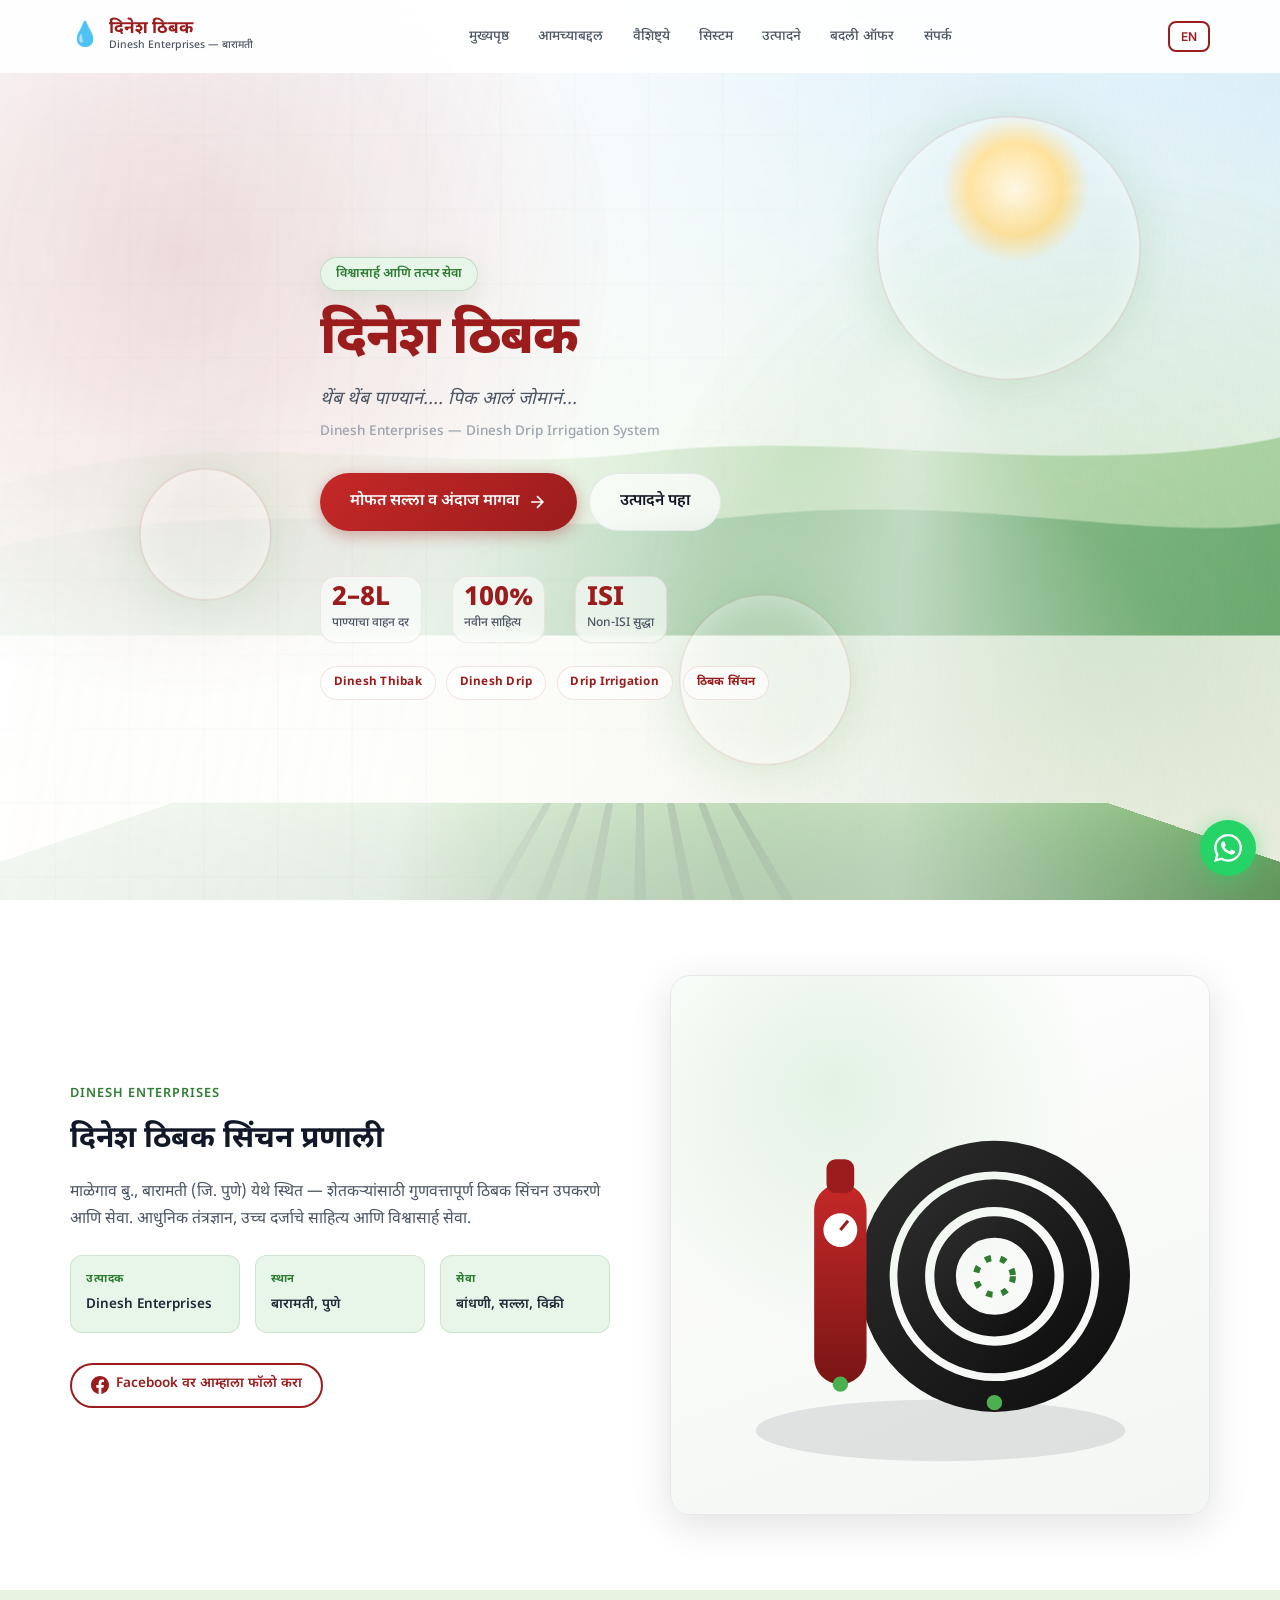
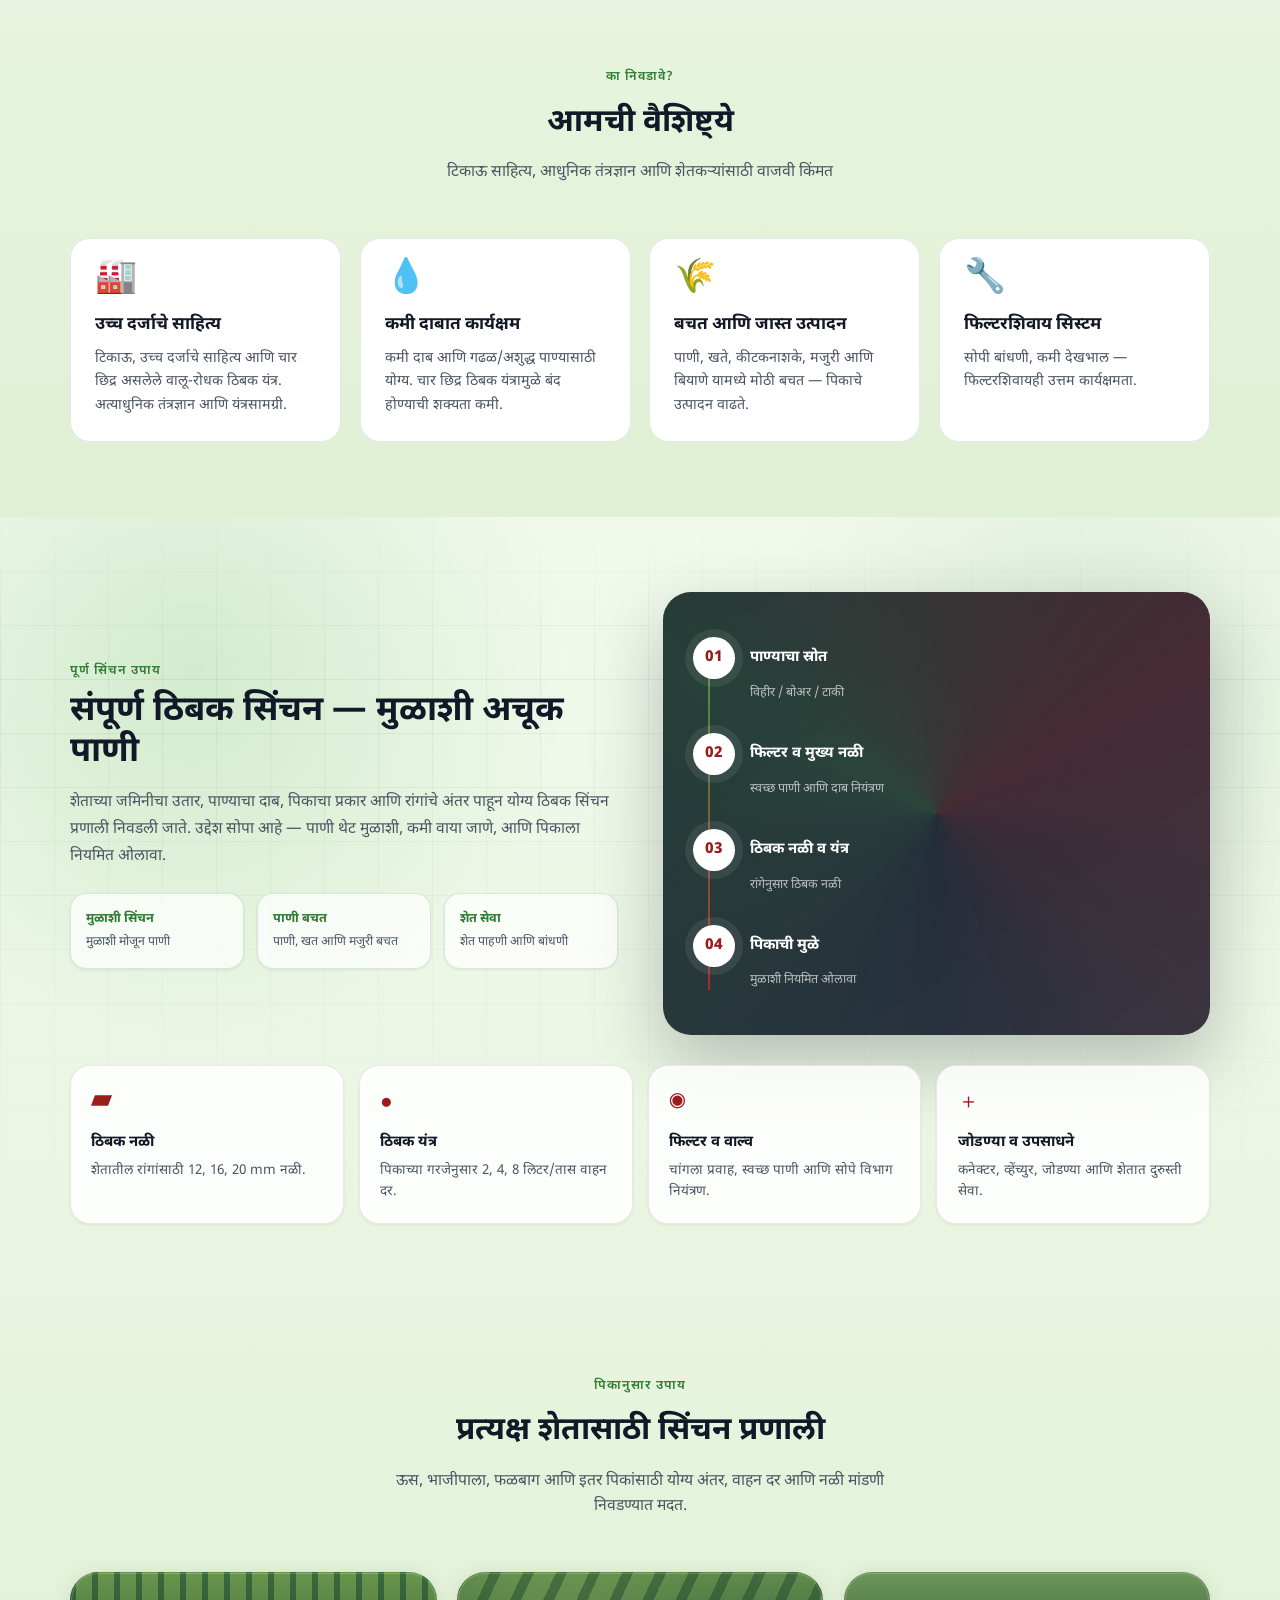
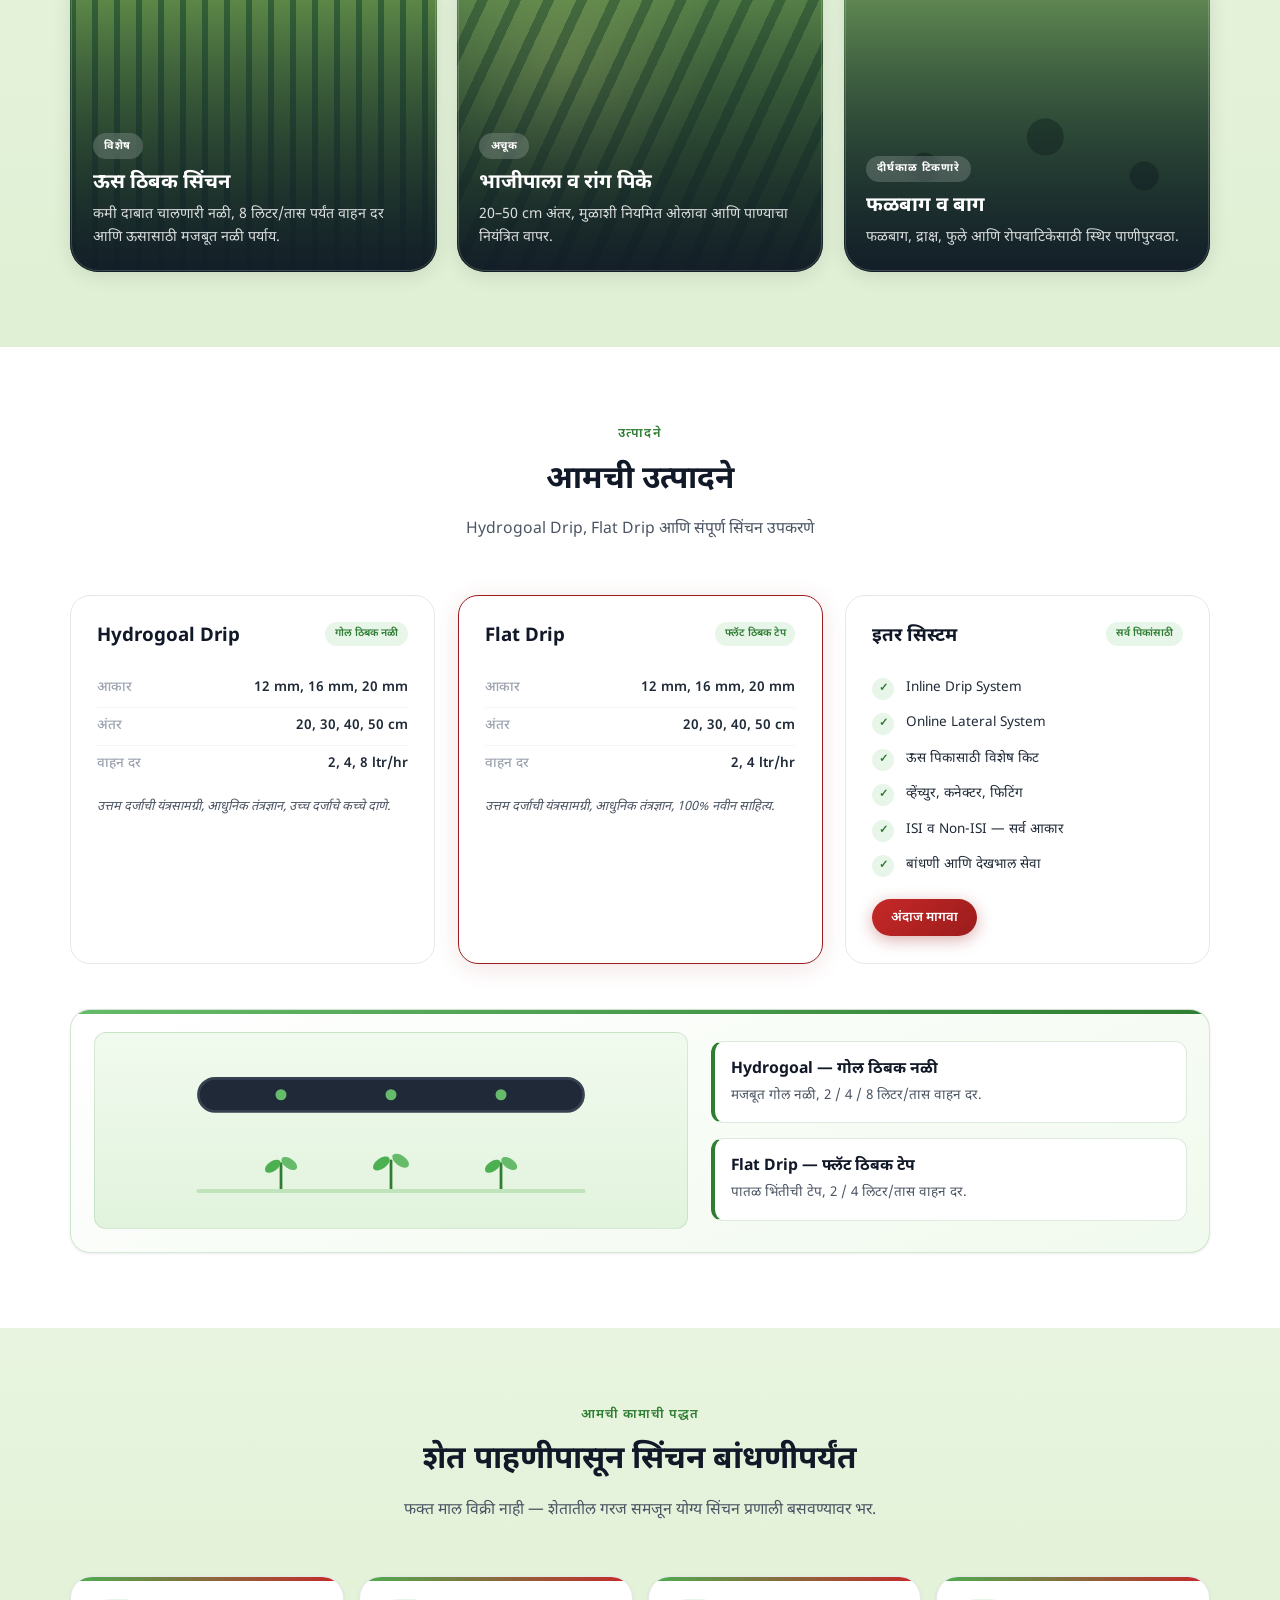
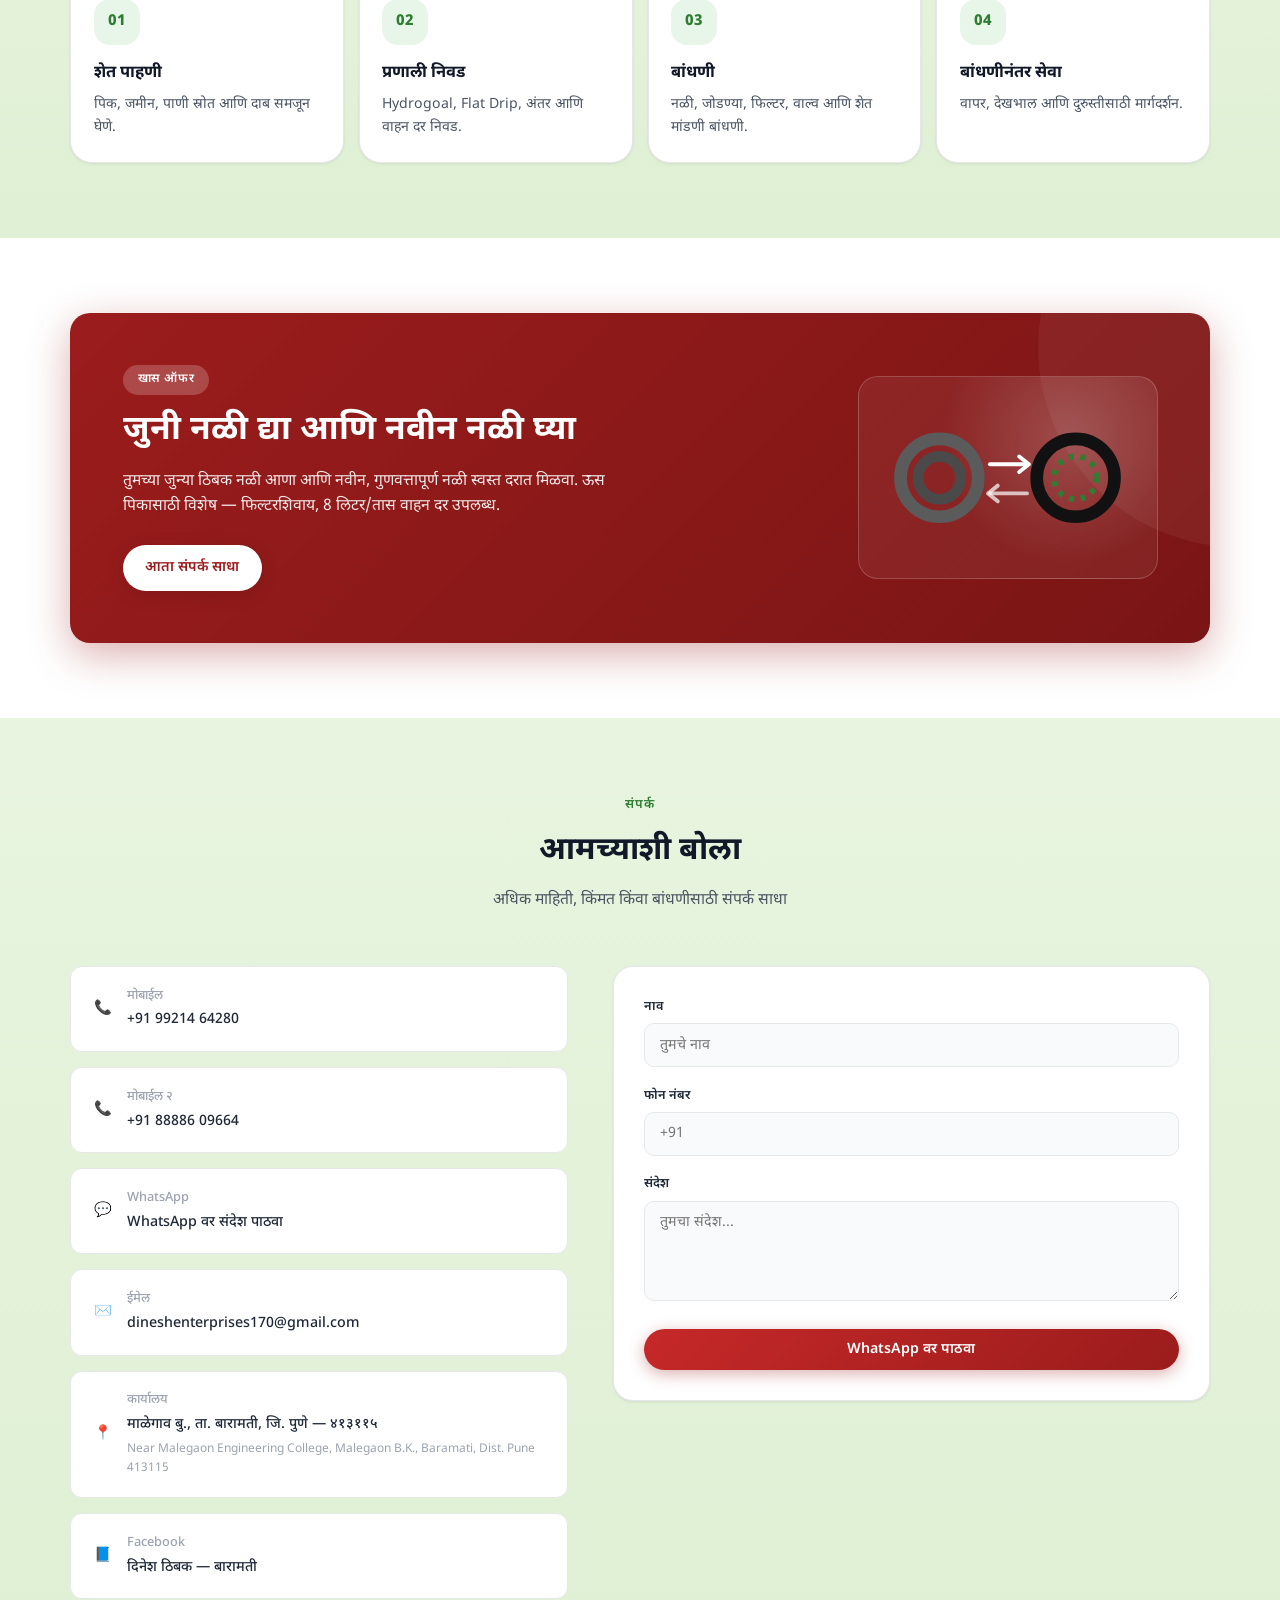
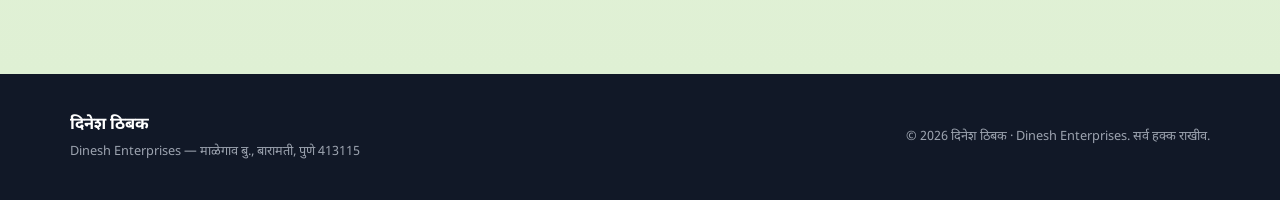
<file: index.html>
<!DOCTYPE html>
<html lang="mr">
<head>
  <meta charset="UTF-8">
  <meta name="viewport" content="width=device-width, initial-scale=1.0">
  <!-- Google Search Console verified via googleea02bd4882bcaff6.html -->
  <meta name="robots" content="index, follow">
  <meta name="googlebot" content="index, follow">
  <meta name="description" content="Dinesh Thibak (दिनेश ठिबक) &amp; Dinesh Drip Irrigation — Baramati, Pune. Hydrogoal Drip, Flat Drip, pipes, fittings &amp; farm installation for sugarcane, vegetables &amp; all crops.">
  <meta name="keywords" content="Dinesh Thibak, Dinesh Drip, Dinesh Drip Irrigation, दिनेश ठिबक, drip irrigation, ठिबक सिंचन, Hydrogoal Drip, Flat Drip, Baramati irrigation, Dinesh Enterprises">
  <link rel="canonical" href="https://sagarkhamkar.github.io/work/">
  <meta property="og:type" content="website">
  <meta property="og:url" content="https://sagarkhamkar.github.io/work/">
  <meta property="og:title" content="Dinesh Thibak | Dinesh Drip Irrigation — Baramati | दिनेश ठिबक">
  <meta property="og:description" content="Dinesh Thibak &amp; Dinesh Drip — drip irrigation systems, Hydrogoal &amp; Flat Drip pipes, installation &amp; support for farmers in Baramati, Pune.">
  <meta property="og:locale" content="mr_IN">
  <meta property="og:locale:alternate" content="en_IN">
  <meta name="twitter:card" content="summary">
  <meta name="twitter:title" content="Dinesh Thibak | Dinesh Drip Irrigation — Baramati">
  <meta name="twitter:description" content="Dinesh Thibak &amp; Dinesh Drip — drip irrigation, Hydrogoal &amp; Flat Drip — Baramati, Pune. Free advice &amp; installation.">
  <title>Dinesh Thibak | Dinesh Drip Irrigation — Baramati, Pune | दिनेश ठिबक</title>
  <script type="application/ld+json">
  {
    "@context": "https://schema.org",
    "@type": "LocalBusiness",
    "name": "Dinesh Thibak — Dinesh Drip Irrigation",
    "alternateName": ["Dinesh Thibak", "Dinesh Drip", "Dinesh Drip Irrigation", "दिनेश ठिबक", "Dinesh Enterprises"],
    "description": "Dinesh Thibak (Dinesh Drip Irrigation) — drip irrigation systems, Hydrogoal Drip, Flat Drip pipes, fittings and installation for farmers in Baramati, Pune.",
    "url": "https://sagarkhamkar.github.io/work/",
    "telephone": ["+919921464280", "+918888609664"],
    "email": "dineshenterprises170@gmail.com",
    "address": {
      "@type": "PostalAddress",
      "streetAddress": "Near Malegaon Engineering College, Malegaon B.K.",
      "addressLocality": "Baramati",
      "addressRegion": "Maharashtra",
      "postalCode": "413115",
      "addressCountry": "IN"
    },
    "geo": {
      "@type": "GeoCoordinates",
      "latitude": 18.15,
      "longitude": 74.58
    },
    "areaServed": {
      "@type": "Place",
      "name": "Baramati, Pune district, Maharashtra"
    },
    "sameAs": [
      "https://www.facebook.com/people/%E0%A4%A6%E0%A4%BF%E0%A4%A8%E0%A5%87%E0%A4%B6-%E0%A4%A0%E0%A4%BF%E0%A4%AC%E0%A4%95/61553023813973/"
    ],
    "priceRange": "₹₹",
    "knowsAbout": ["Dinesh Thibak", "Dinesh Drip", "drip irrigation", "Hydrogoal Drip", "Flat Drip", "sugarcane irrigation", "ठिबक सिंचन"]
  }
  </script>
  <link rel="preconnect" href="https://fonts.googleapis.com">
  <link rel="preconnect" href="https://fonts.gstatic.com" crossorigin>
  <link href="https://fonts.googleapis.com/css2?family=Noto+Sans+Devanagari:wght@400;500;600;700;800&family=Inter:wght@400;500;600;700&display=swap" rel="stylesheet">
  <link rel="stylesheet" href="styles.css">
</head>
<body>
  <header class="header" id="header">
    <nav class="nav container">
      <a href="#" class="logo">
        <span class="logo-icon">💧</span>
        <span class="logo-text">
          <strong data-i18n="brand">दिनेश ठिबक</strong>
          <small data-i18n="tagline">Dinesh Enterprises — बारामती</small>
        </span>
      </a>
      <button class="nav-toggle" id="navToggle" aria-label="Menu">
        <span></span><span></span><span></span>
      </button>
      <ul class="nav-links" id="navLinks">
        <li><a href="#home" data-i18n="nav_home">मुख्यपृष्ठ</a></li>
        <li><a href="#about" data-i18n="nav_about">आमच्याबद्दल</a></li>
        <li><a href="#features" data-i18n="nav_features">वैशिष्ट्ये</a></li>
        <li><a href="#system" data-i18n="nav_system">सिस्टम</a></li>
        <li><a href="#products" data-i18n="nav_products">उत्पादने</a></li>
        <li><a href="#exchange" data-i18n="nav_exchange">बदली ऑफर</a></li>
        <li><a href="#contact" data-i18n="nav_contact">संपर्क</a></li>
      </ul>
      <button class="lang-toggle" id="langToggle" aria-label="Switch language">EN</button>
    </nav>
  </header>

  <main>
    <section class="hero" id="home">
      <div class="hero-bg">
        <div class="hero-scene" aria-hidden="true">
          <span class="scene-sun"></span>
          <svg class="scene-hills" viewBox="0 0 1440 320" preserveAspectRatio="none">
            <path class="hill hill-back" d="M0,210 C240,150 480,200 720,180 C960,160 1200,205 1440,165 L1440,320 L0,320 Z"/>
            <path class="hill hill-front" d="M0,255 C300,205 560,250 840,228 C1100,210 1280,252 1440,232 L1440,320 L0,320 Z"/>
          </svg>
          <div class="scene-field">
            <span></span><span></span><span></span><span></span><span></span><span></span><span></span>
          </div>
          <div class="scene-drips">
            <span style="--d:0s;--x:18%"></span>
            <span style="--d:0.8s;--x:34%"></span>
            <span style="--d:1.5s;--x:52%"></span>
            <span style="--d:0.4s;--x:68%"></span>
            <span style="--d:1.1s;--x:84%"></span>
          </div>
        </div>
        <div class="hero-overlay"></div>
        <div class="hero-motion" aria-hidden="true">
          <span class="hero-orb hero-orb-one"></span>
          <span class="hero-orb hero-orb-two"></span>
          <span class="hero-orb hero-orb-three"></span>
          <span class="hero-grid"></span>
        </div>
      </div>
      <div class="hero-content container">
        <div class="hero-badge" data-i18n="hero_badge">विश्वासु आणि तत्पर सेवा</div>
        <h1 class="hero-title" data-i18n="hero_title">दिनेश ठिबक</h1>
        <p class="hero-subtitle" data-i18n="hero_subtitle">थेंब थेंब पाण्यानं.... पिक आलं जोमानं...</p>
        <p class="hero-company" data-i18n="hero_company">Dinesh Enterprises — Dinesh Drip Irrigation System</p>
        <div class="hero-cta-group">
          <a href="#contact" class="btn btn-primary btn-lg hero-cta">
            <span data-i18n="hero_cta">मोफत सल्ला व अंदाज मागवा</span>
            <svg width="20" height="20" viewBox="0 0 24 24" fill="none" stroke="currentColor" stroke-width="2"><path d="M5 12h14M12 5l7 7-7 7"/></svg>
          </a>
          <a href="#products" class="btn btn-ghost btn-lg" data-i18n="hero_cta2">उत्पादने पहा</a>
        </div>
        <div class="hero-stats">
          <div class="stat">
            <span class="stat-num">2–8L</span>
            <span class="stat-label" data-i18n="stat_discharge">पाण्याचा वाहन दर</span>
          </div>
          <div class="stat">
            <span class="stat-num">100%</span>
            <span class="stat-label" data-i18n="stat_virgin">नवीन साहित्य</span>
          </div>
          <div class="stat">
            <span class="stat-num">ISI</span>
            <span class="stat-label" data-i18n="stat_isi">Non-ISI सुद्धा</span>
          </div>
        </div>
        <div class="hero-keywords" aria-label="Popular services">
          <span>Dinesh Thibak</span>
          <span>Dinesh Drip</span>
          <span>Drip Irrigation</span>
          <span>ठिबक सिंचन</span>
        </div>
      </div>
    </section>

    <section class="about section" id="about">
      <div class="container">
        <div class="about-layout">
          <div class="about-content">
            <span class="section-tag" data-i18n="about_tag">Dinesh Enterprises</span>
            <h2 data-i18n="about_title">दिनेश ठिबक सिंचन प्रणाली</h2>
            <p data-i18n="about_desc">माळेगाव बु., बारामती (जि. पुणे) येथे स्थित — शेतकऱ्यांसाठी गुणवत्तापूर्ण ठिबक सिंचन उपकरणे आणि सेवा. आधुनिक तंत्रज्ञान, उच्च दर्जाचे साहित्य आणि विश्वासार्ह सेवा.</p>
            <div class="about-highlights">
              <div class="about-highlight">
                <strong data-i18n="ah1_title">उत्पादक</strong>
                <span data-i18n="ah1_val">Dinesh Enterprises</span>
              </div>
              <div class="about-highlight">
                <strong data-i18n="ah2_title">स्थान</strong>
                <span data-i18n="ah2_val">बारामती, पुणे</span>
              </div>
              <div class="about-highlight">
                <strong data-i18n="ah3_title">सेवा</strong>
                <span data-i18n="ah3_val">बांधणी, सल्ला, विक्री</span>
              </div>
            </div>
            <a href="https://www.facebook.com/people/%E0%A4%A6%E0%A4%BF%E0%A4%A8%E0%A5%87%E0%A4%B6-%E0%A4%A0%E0%A4%BF%E0%A4%AC%E0%A4%95/61553023813973/" target="_blank" rel="noopener" class="btn btn-outline">
              <svg width="18" height="18" viewBox="0 0 24 24" fill="currentColor"><path d="M24 12.073c0-6.627-5.373-12-12-12s-12 5.373-12 12c0 5.99 4.388 10.954 10.125 11.854v-8.385H7.078v-3.47h3.047V9.43c0-3.007 1.792-4.669 4.533-4.669 1.312 0 2.686.235 2.686.235v2.953H15.83c-1.491 0-1.956.925-1.956 1.874v2.25h3.328l-.532 3.47h-2.796v8.385C19.612 23.027 24 18.062 24 12.073z"/></svg>
              <span data-i18n="about_fb">Facebook वर आम्हाला फॉलो करा</span>
            </a>
          </div>
          <div class="about-visual">
            <div class="illustration illustration-product" aria-hidden="true">
              <svg viewBox="0 0 320 320" class="illu-svg">
                <defs>
                  <linearGradient id="coilGrad" x1="0" y1="0" x2="1" y2="1">
                    <stop offset="0" stop-color="#2b2b2b"/>
                    <stop offset="1" stop-color="#0f0f0f"/>
                  </linearGradient>
                  <linearGradient id="filterGrad" x1="0" y1="0" x2="0" y2="1">
                    <stop offset="0" stop-color="#c62828"/>
                    <stop offset="1" stop-color="#7a1515"/>
                  </linearGradient>
                </defs>
                <ellipse cx="160" cy="280" rx="120" ry="20" fill="rgba(17,24,39,0.10)"/>
                <g class="illu-coil">
                  <circle cx="195" cy="180" r="78" fill="none" stroke="url(#coilGrad)" stroke-width="20"/>
                  <circle cx="195" cy="180" r="54" fill="none" stroke="url(#coilGrad)" stroke-width="18"/>
                  <circle cx="195" cy="180" r="32" fill="none" stroke="url(#coilGrad)" stroke-width="14"/>
                  <circle cx="195" cy="180" r="12" fill="none" stroke="#2e7d32" stroke-width="4" stroke-dasharray="4 6" class="illu-dash"/>
                </g>
                <g class="illu-filter">
                  <rect x="78" y="120" width="34" height="130" rx="17" fill="url(#filterGrad)"/>
                  <rect x="86" y="104" width="18" height="22" rx="6" fill="#9b1c1c"/>
                  <circle cx="95" cy="150" r="11" fill="#fff"/>
                  <line x1="95" y1="150" x2="100" y2="144" stroke="#9b1c1c" stroke-width="2"/>
                </g>
                <g class="illu-drops">
                  <circle class="drop" cx="95" cy="250" r="5" fill="#4caf50"/>
                  <circle class="drop drop-2" cx="195" cy="262" r="5" fill="#4caf50"/>
                </g>
              </svg>
            </div>
          </div>
        </div>
      </div>
    </section>

    <section class="features section section-alt" id="features">
      <div class="container">
        <div class="section-header">
          <span class="section-tag" data-i18n="features_tag">का निवडावे?</span>
          <h2 data-i18n="features_title">आमची वैशिष्ट्ये</h2>
          <p data-i18n="features_desc">टिकाऊ साहित्य, आधुनिक तंत्रज्ञान आणि शेतकऱ्यांसाठी वाजवी किंमत</p>
        </div>
        <div class="features-grid">
          <article class="feature-card">
            <div class="feature-icon">🏭</div>
            <h3 data-i18n="f1_title">उच्च दर्जाचे साहित्य</h3>
            <p data-i18n="f1_desc">टिकाऊ, उच्च दर्जाचे साहित्य आणि चार छिद्र असलेले वालू-रोधक ठिबक यंत्र. अत्याधुनिक तंत्रज्ञान आणि यंत्रसामग्री.</p>
          </article>
          <article class="feature-card">
            <div class="feature-icon">💧</div>
            <h3 data-i18n="f2_title">कमी दाबात कार्यक्षम</h3>
            <p data-i18n="f2_desc">कमी दाब आणि गढळ/अशुद्ध पाण्यासाठी योग्य. चार छिद्र ठिबक यंत्रामुळे बंद होण्याची शक्यता कमी.</p>
          </article>
          <article class="feature-card">
            <div class="feature-icon">🌾</div>
            <h3 data-i18n="f3_title">बचत आणि जास्त उत्पादन</h3>
            <p data-i18n="f3_desc">पाणी, खते, कीटकनाशके, मजुरी आणि बियाणे यामध्ये मोठी बचत — पिकाचे उत्पादन वाढते.</p>
          </article>
          <article class="feature-card">
            <div class="feature-icon">🔧</div>
            <h3 data-i18n="f5_title">फिल्टरशिवाय सिस्टम</h3>
            <p data-i18n="f5_desc">सोपी बांधणी, कमी देखभाल — फिल्टरशिवायही उत्तम कार्यक्षमता.</p>
          </article>
        </div>
      </div>
    </section>

    <section class="system section" id="system">
      <div class="container">
        <div class="system-layout">
          <div class="system-content">
            <span class="section-tag" data-i18n="system_tag">पूर्ण सिंचन उपाय</span>
            <h2 data-i18n="system_title">Complete Drip Irrigation System — मुळाशी अचूक पाणी</h2>
            <p data-i18n="system_desc">शेताच्या जमिनीचा उतार, पाण्याचा दाब, पिकाचा प्रकार आणि रांगांचे अंतर पाहून योग्य drip irrigation system निवडला जातो. उद्देश सोपा आहे — पाणी थेट मुळाशी, कमी वाया जाणे, आणि पिकाला नियमित ओलावा.</p>
            <div class="system-benefits">
              <div>
                <strong data-i18n="sb1">Root-zone watering</strong>
                <span data-i18n="sb1_desc">मुळाशी मोजून पाणी</span>
              </div>
              <div>
                <strong data-i18n="sb2">Water saving</strong>
                <span data-i18n="sb2_desc">पाणी, खत आणि मजुरी बचत</span>
              </div>
              <div>
                <strong data-i18n="sb3">Field support</strong>
                <span data-i18n="sb3_desc">शेत पाहणी आणि बांधणी</span>
              </div>
            </div>
          </div>
          <div class="system-card">
            <div class="flow-line"></div>
            <div class="flow-step">
              <span>01</span>
              <strong data-i18n="flow1">Water Source</strong>
              <small data-i18n="flow1_desc">विहीर / बोअर / टाकी</small>
            </div>
            <div class="flow-step">
              <span>02</span>
              <strong data-i18n="flow2">Filter & Mainline</strong>
              <small data-i18n="flow2_desc">स्वच्छ पाणी आणि दाब नियंत्रण</small>
            </div>
            <div class="flow-step">
              <span>03</span>
              <strong data-i18n="flow3">Laterals & Drippers</strong>
              <small data-i18n="flow3_desc">रांगेनुसार ठिबक नळी</small>
            </div>
            <div class="flow-step">
              <span>04</span>
              <strong data-i18n="flow4">Crop Root Zone</strong>
              <small data-i18n="flow4_desc">मुळाशी नियमित ओलावा</small>
            </div>
          </div>
        </div>

        <div class="component-grid">
          <article class="component-card">
            <span>▰</span>
            <h3 data-i18n="comp1">Drip Lines</h3>
            <p data-i18n="comp1_desc">12mm, 16mm, 20mm lateral lines for field rows.</p>
          </article>
          <article class="component-card">
            <span>●</span>
            <h3 data-i18n="comp2">Emitters / Drippers</h3>
            <p data-i18n="comp2_desc">2, 4, 8 ltr/hr discharge options for crop needs.</p>
          </article>
          <article class="component-card">
            <span>◉</span>
            <h3 data-i18n="comp3">Filters & Valves</h3>
            <p data-i18n="comp3_desc">Better flow, cleaner water and simple zone control.</p>
          </article>
          <article class="component-card">
            <span>＋</span>
            <h3 data-i18n="comp4">Fittings & Accessories</h3>
            <p data-i18n="comp4_desc">Connectors, venturi, joiners and field repair support.</p>
          </article>
        </div>
      </div>
    </section>

    <section class="crops section section-alt" id="crops">
      <div class="container">
        <div class="section-header">
          <span class="section-tag" data-i18n="crops_tag">पिकानुसार उपाय</span>
          <h2 data-i18n="crops_title">Irrigation System for Real Farm Conditions</h2>
          <p data-i18n="crops_desc">ऊस, भाजीपाला, फळबाग आणि इतर पिकांसाठी योग्य spacing, discharge आणि lateral layout निवडण्यात मदत.</p>
        </div>
        <div class="crop-grid">
          <article class="crop-card crop-sugarcane">
            <span data-i18n="crop1_tag">Special</span>
            <h3 data-i18n="crop1">Sugarcane Drip Irrigation</h3>
            <p data-i18n="crop1_desc">कमी दाबात चालणारी नळी, 8 ltr/hr पर्यंत discharge आणि ऊसासाठी मजबूत lateral options.</p>
          </article>
          <article class="crop-card crop-vegetable">
            <span data-i18n="crop2_tag">Precision</span>
            <h3 data-i18n="crop2">Vegetable & Row Crops</h3>
            <p data-i18n="crop2_desc">20–50 cm spacing, मुळाशी नियमित ओलावा आणि पाण्याचा नियंत्रित वापर.</p>
          </article>
          <article class="crop-card crop-orchard">
            <span data-i18n="crop3_tag">Long life</span>
            <h3 data-i18n="crop3">Orchard & Garden</h3>
            <p data-i18n="crop3_desc">फळबाग, द्राक्ष, फुले आणि nursery साठी stable water delivery.</p>
          </article>
        </div>
      </div>
    </section>

    <section class="products section" id="products">
      <div class="container">
        <div class="section-header">
          <span class="section-tag" data-i18n="products_tag">उत्पादने</span>
          <h2 data-i18n="products_title">आमची उत्पादने</h2>
          <p data-i18n="products_desc">Hydrogoal Drip, Flat Drip आणि संपूर्ण सिंचन उपकरणे</p>
        </div>

        <div class="product-cards">
          <article class="product-card">
            <div class="product-card-header">
              <h3>Hydrogoal Drip</h3>
              <span class="product-tag" data-i18n="pc1_tag">गोल ठिबक नळी</span>
            </div>
            <ul class="spec-list">
              <li>
                <span class="spec-label" data-i18n="spec_sizes">आकार</span>
                <span class="spec-value">12 mm, 16 mm, 20 mm</span>
              </li>
              <li>
                <span class="spec-label" data-i18n="spec_spacing">अंतर</span>
                <span class="spec-value">20, 30, 40, 50 cm</span>
              </li>
              <li>
                <span class="spec-label" data-i18n="spec_discharge">वाहन दर</span>
                <span class="spec-value">2, 4, 8 ltr/hr</span>
              </li>
            </ul>
            <p class="product-note" data-i18n="pc1_note">Best-in-class machinery, Advanced Technologies, High quality granules.</p>
          </article>

          <article class="product-card product-card-featured">
            <div class="product-card-header">
              <h3>Flat Drip</h3>
              <span class="product-tag" data-i18n="pc2_tag">फ्लॅट ठिबक टेप</span>
            </div>
            <ul class="spec-list">
              <li>
                <span class="spec-label" data-i18n="spec_sizes">आकार</span>
                <span class="spec-value">12 mm, 16 mm, 20 mm</span>
              </li>
              <li>
                <span class="spec-label" data-i18n="spec_spacing">अंतर</span>
                <span class="spec-value">20, 30, 40, 50 cm</span>
              </li>
              <li>
                <span class="spec-label" data-i18n="spec_discharge">वाहन दर</span>
                <span class="spec-value">2, 4 ltr/hr</span>
              </li>
            </ul>
            <p class="product-note" data-i18n="pc2_note">उत्तम दर्जाची यंत्रसामग्री, आधुनिक तंत्रज्ञान, 100% नवीन साहित्य.</p>
          </article>

          <article class="product-card">
            <div class="product-card-header">
              <h3 data-i18n="pc3_title">इतर सिस्टम</h3>
              <span class="product-tag" data-i18n="pc3_tag">सर्व पिकांसाठी</span>
            </div>
            <ul class="products-list compact">
              <li><span class="check">✓</span><span data-i18n="pl1">Inline Drip System</span></li>
              <li><span class="check">✓</span><span data-i18n="pl2">Online Lateral System</span></li>
              <li><span class="check">✓</span><span data-i18n="pl3">ऊस पिकासाठी विशेष किट</span></li>
              <li><span class="check">✓</span><span data-i18n="pl4">व्हेंच्युर, कनेक्टर, फिटिंग</span></li>
              <li><span class="check">✓</span><span data-i18n="pl5">ISI व Non-ISI — सर्व आकार</span></li>
              <li><span class="check">✓</span><span data-i18n="pl6">बांधणी आणि देखभाल सेवा</span></li>
            </ul>
            <a href="#contact" class="btn btn-primary btn-sm" data-i18n="products_cta">अंदाज मागवा</a>
          </article>
        </div>

        <div class="drip-showcase">
          <div class="showcase-visual">
            <svg viewBox="0 0 320 120" class="showcase-svg" aria-hidden="true">
              <rect x="20" y="22" width="280" height="24" rx="12" fill="#1f2937"/>
              <rect x="20" y="22" width="280" height="24" rx="12" fill="none" stroke="#374151" stroke-width="2"/>
              <circle cx="80" cy="34" r="4" fill="#66bb6a"/>
              <circle cx="160" cy="34" r="4" fill="#66bb6a"/>
              <circle cx="240" cy="34" r="4" fill="#66bb6a"/>
              <circle class="drip-dot" cx="80" cy="48" r="3" fill="#2e7d32"/>
              <circle class="drip-dot drip-dot-2" cx="160" cy="48" r="3" fill="#2e7d32"/>
              <circle class="drip-dot drip-dot-3" cx="240" cy="48" r="3" fill="#2e7d32"/>
              <g class="sprout">
                <path d="M80 104 L80 84" stroke="#2e7d32" stroke-width="2" stroke-linecap="round"/>
                <ellipse cx="74" cy="86" rx="6.5" ry="3.6" fill="#4caf50" transform="rotate(-35 74 86)"/>
                <ellipse cx="86" cy="84" rx="6.5" ry="3.6" fill="#66bb6a" transform="rotate(35 86 84)"/>
                <path d="M160 104 L160 82" stroke="#2e7d32" stroke-width="2" stroke-linecap="round"/>
                <ellipse cx="153" cy="84" rx="7" ry="3.8" fill="#4caf50" transform="rotate(-35 153 84)"/>
                <ellipse cx="167" cy="82" rx="7" ry="3.8" fill="#66bb6a" transform="rotate(35 167 82)"/>
                <path d="M240 104 L240 84" stroke="#2e7d32" stroke-width="2" stroke-linecap="round"/>
                <ellipse cx="234" cy="86" rx="6.5" ry="3.6" fill="#4caf50" transform="rotate(-35 234 86)"/>
                <ellipse cx="246" cy="84" rx="6.5" ry="3.6" fill="#66bb6a" transform="rotate(35 246 84)"/>
              </g>
              <line x1="20" y1="104" x2="300" y2="104" stroke="#bfe3ba" stroke-width="3" stroke-linecap="round"/>
            </svg>
          </div>
          <div class="showcase-info">
            <article class="showcase-item">
              <h4 data-i18n="cmp1_title">Hydrogoal — गोल ठिबक नळी</h4>
              <p data-i18n="cmp1_desc">मजबूत गोल नळी, 2 / 4 / 8 ltr/hr discharge.</p>
            </article>
            <article class="showcase-item">
              <h4 data-i18n="cmp2_title">Flat Drip — फ्लॅट ठिबक टेप</h4>
              <p data-i18n="cmp2_desc">पातळ भिंतीची टेप, 2 / 4 ltr/hr discharge.</p>
            </article>
          </div>
        </div>
      </div>
    </section>

    <section class="process section section-alt" id="process">
      <div class="container">
        <div class="section-header">
          <span class="section-tag" data-i18n="process_tag">आमची कामाची पद्धत</span>
          <h2 data-i18n="process_title">From Farm Visit to Running Drip System</h2>
          <p data-i18n="process_desc">फक्त माल विक्री नाही — शेतातील गरज समजून योग्य irrigation system बसवण्यावर भर.</p>
        </div>
        <div class="process-grid">
          <article class="process-step">
            <span>01</span>
            <h3 data-i18n="ps1">Farm Visit</h3>
            <p data-i18n="ps1_desc">पिक, जमीन, पाणी स्रोत आणि दाब समजून घेणे.</p>
          </article>
          <article class="process-step">
            <span>02</span>
            <h3 data-i18n="ps2">System Selection</h3>
            <p data-i18n="ps2_desc">Hydrogoal, Flat Drip, spacing आणि discharge निवड.</p>
          </article>
          <article class="process-step">
            <span>03</span>
            <h3 data-i18n="ps3">Installation</h3>
            <p data-i18n="ps3_desc">नळी, fittings, filter, valves आणि field layout बांधणी.</p>
          </article>
          <article class="process-step">
            <span>04</span>
            <h3 data-i18n="ps4">After Support</h3>
            <p data-i18n="ps4_desc">वापर, देखभाल आणि repair support साठी मार्गदर्शन.</p>
          </article>
        </div>
      </div>
    </section>

    <section class="exchange section" id="exchange">
      <div class="container">
        <div class="exchange-card">
          <div class="exchange-content">
            <span class="exchange-label" data-i18n="exchange_label">खास ऑफर</span>
            <h2 data-i18n="exchange_title">जुनी नळी द्या आणि नवीन नळी घ्या</h2>
            <p data-i18n="exchange_desc">तुमच्या जुन्या ठिबक नळी आणा आणि नवीन, गुणवत्तापूर्ण नळी स्वस्त दरात मिळवा. ऊस पिकासाठी विशेष — फिल्टरशिवाय, 8 लिटर/तास वाहन दर उपलब्ध.</p>
            <a href="#contact" class="btn btn-white" data-i18n="exchange_cta">आता संपर्क साधा</a>
          </div>
          <div class="exchange-visual">
            <div class="illustration illustration-exchange" aria-hidden="true">
              <svg viewBox="0 0 260 160" class="illu-svg">
                <g class="ex-old">
                  <circle cx="60" cy="80" r="40" fill="none" stroke="#5b5b5b" stroke-width="13"/>
                  <circle cx="60" cy="80" r="22" fill="none" stroke="#4a4a4a" stroke-width="11"/>
                </g>
                <g class="ex-arrows">
                  <path d="M112,66 L150,66" stroke="#fff" stroke-width="4" stroke-linecap="round"/>
                  <path d="M142,58 L152,66 L142,74" fill="none" stroke="#fff" stroke-width="4" stroke-linecap="round" stroke-linejoin="round"/>
                  <path d="M150,96 L112,96" stroke="rgba(255,255,255,0.7)" stroke-width="4" stroke-linecap="round"/>
                  <path d="M120,88 L110,96 L120,104" fill="none" stroke="rgba(255,255,255,0.7)" stroke-width="4" stroke-linecap="round" stroke-linejoin="round"/>
                </g>
                <g class="ex-new">
                  <circle cx="200" cy="80" r="40" fill="none" stroke="#111" stroke-width="13"/>
                  <circle cx="200" cy="80" r="22" fill="none" stroke="#2e7d32" stroke-width="6" stroke-dasharray="5 7" class="illu-dash"/>
                </g>
              </svg>
            </div>
          </div>
        </div>
      </div>
    </section>

    <section class="contact section section-alt" id="contact">
      <div class="container">
        <div class="section-header">
          <span class="section-tag" data-i18n="contact_tag">संपर्क</span>
          <h2 data-i18n="contact_title">आमच्याशी बोला</h2>
          <p data-i18n="contact_desc">अधिक माहिती, किंमत किंवा बांधणीसाठी संपर्क साधा</p>
        </div>
        <div class="contact-grid">
          <div class="contact-cards">
            <a href="tel:+919921464280" class="contact-card">
              <span class="contact-card-icon">📞</span>
              <div>
                <strong data-i18n="contact_phone">मोबाईल</strong>
                <span>+91 99214 64280</span>
              </div>
            </a>
            <a href="tel:+918888609664" class="contact-card">
              <span class="contact-card-icon">📞</span>
              <div>
                <strong data-i18n="contact_phone2">मोबाईल २</strong>
                <span>+91 88886 09664</span>
              </div>
            </a>
            <a href="https://wa.me/919921464280" target="_blank" rel="noopener" class="contact-card contact-whatsapp">
              <span class="contact-card-icon">💬</span>
              <div>
                <strong>WhatsApp</strong>
                <span data-i18n="contact_wa">WhatsApp वर संदेश पाठवा</span>
              </div>
            </a>
            <a href="mailto:dineshenterprises170@gmail.com" class="contact-card">
              <span class="contact-card-icon">✉️</span>
              <div>
                <strong data-i18n="contact_email">ईमेल</strong>
                <span>dineshenterprises170@gmail.com</span>
              </div>
            </a>
            <div class="contact-card">
              <span class="contact-card-icon">📍</span>
              <div>
                <strong data-i18n="contact_location">कार्यालय</strong>
                <span data-i18n="contact_address">माळेगाव बु., ता. बारामती, जि. पुणे — ४१३११५</span>
                <small data-i18n="contact_address_en">Near Malegaon Engineering College, Malegaon B.K., Baramati, Dist. Pune 413115</small>
              </div>
            </div>
            <a href="https://www.facebook.com/people/%E0%A4%A6%E0%A4%BF%E0%A4%A8%E0%A5%87%E0%A4%B6-%E0%A4%A0%E0%A4%BF%E0%A4%AC%E0%A4%95/61553023813973/" target="_blank" rel="noopener" class="contact-card">
              <span class="contact-card-icon">📘</span>
              <div>
                <strong>Facebook</strong>
                <span data-i18n="contact_fb">दिनेश ठिबक — बारामती</span>
              </div>
            </a>
          </div>
          <form class="contact-form" id="contactForm">
            <div class="form-group">
              <label for="name" data-i18n="form_name">नाव</label>
              <input type="text" id="name" name="name" required placeholder="तुमचे नाव">
            </div>
            <div class="form-group">
              <label for="phone" data-i18n="form_phone">फोन नंबर</label>
              <input type="tel" id="phone" name="phone" required placeholder="+91">
            </div>
            <div class="form-group">
              <label for="message" data-i18n="form_message">संदेश</label>
              <textarea id="message" name="message" rows="4" placeholder="तुमचा संदेश..."></textarea>
            </div>
            <button type="submit" class="btn btn-primary btn-full" data-i18n="form_submit">WhatsApp वर पाठवा</button>
          </form>
        </div>
      </div>
    </section>
  </main>

  <footer class="footer">
    <div class="container footer-inner">
      <div class="footer-brand">
        <strong data-i18n="brand">दिनेश ठिबक</strong>
        <p data-i18n="footer_desc">Dinesh Enterprises — माळेगाव बु., बारामती, पुणे 413115</p>
      </div>
      <p class="footer-copy">&copy; 2026 <span data-i18n="brand">दिनेश ठिबक</span> · <span data-i18n="footer_company">Dinesh Enterprises</span>. <span data-i18n="footer_rights">सर्व हक्क राखीव.</span></p>
    </div>
  </footer>

  <a href="https://wa.me/919921464280" class="whatsapp-float" target="_blank" rel="noopener" aria-label="WhatsApp">
    <svg viewBox="0 0 24 24" fill="currentColor"><path d="M17.472 14.382c-.297-.149-1.758-.867-2.03-.967-.273-.099-.471-.148-.67.15-.197.297-.767.966-.94 1.164-.173.199-.347.223-.644.075-.297-.15-1.255-.463-2.39-1.475-.883-.788-1.48-1.761-1.653-2.059-.173-.297-.018-.458.13-.606.134-.133.298-.347.446-.52.149-.174.198-.298.298-.497.099-.198.05-.371-.025-.52-.075-.149-.669-1.612-.916-2.207-.242-.579-.487-.5-.669-.51-.173-.008-.371-.01-.57-.01-.198 0-.52.074-.792.372-.272.297-1.04 1.016-1.04 2.479 0 1.462 1.065 2.875 1.213 3.074.149.198 2.096 3.2 5.077 4.487.709.306 1.262.489 1.694.625.712.227 1.36.195 1.871.118.571-.085 1.758-.719 2.006-1.413.248-.694.248-1.289.173-1.413-.074-.124-.272-.198-.57-.347m-5.421 7.403h-.004a9.87 9.87 0 01-5.031-1.378l-.361-.214-3.741.982.998-3.648-.235-.374a9.86 9.86 0 01-1.51-5.26c.001-5.45 4.436-9.884 9.888-9.884 2.64 0 5.122 1.03 6.988 2.898a9.825 9.825 0 012.893 6.994c-.003 5.45-4.435 9.884-9.881 9.884m8.413-18.297A11.815 11.815 0 0012.05 0C5.495 0 .16 5.335.157 11.892c0 2.096.547 4.142 1.588 5.945L.057 24l6.305-1.654a11.882 11.882 0 005.683 1.448h.005c6.554 0 11.89-5.335 11.893-11.893a11.821 11.821 0 00-3.48-8.413z"/></svg>
  </a>

  <script src="script.js"></script>
</body>
</html>
</file>
<file: styles.css>
:root {
  --red: #9b1c1c;
  --red-dark: #7a1515;
  --red-light: #c62828;
  --green: #2e7d32;
  --green-light: #4caf50;
  --green-bg: #e8f5e9;
  --white: #ffffff;
  --off-white: #fafafa;
  --gray-50: #f9fafb;
  --gray-100: #f3f4f6;
  --gray-200: #e5e7eb;
  --gray-400: #9ca3af;
  --gray-600: #4b5563;
  --gray-800: #1f2937;
  --gray-900: #111827;
  --shadow-sm: 0 1px 3px rgba(0, 0, 0, 0.08);
  --shadow-md: 0 4px 20px rgba(0, 0, 0, 0.1);
  --shadow-lg: 0 10px 40px rgba(0, 0, 0, 0.12);
  --radius: 12px;
  --radius-lg: 20px;
  --font-mr: 'Noto Sans Devanagari', sans-serif;
  --font-en: 'Inter', sans-serif;
  --transition: 0.3s cubic-bezier(0.4, 0, 0.2, 1);
}

*,
*::before,
*::after {
  box-sizing: border-box;
  margin: 0;
  padding: 0;
}

html {
  scroll-behavior: smooth;
  scroll-padding-top: 80px;
  font-size: 15px;
}

body {
  font-family: var(--font-mr);
  color: var(--gray-800);
  background: linear-gradient(180deg, #f3faee 0%, #eef7e6 100%);
  background-attachment: fixed;
  line-height: 1.6;
  overflow-x: hidden;
  isolation: isolate;
}

body.lang-en {
  font-family: var(--font-en);
}

img {
  max-width: 100%;
  height: auto;
  display: block;
}

a {
  text-decoration: none;
  color: inherit;
}

ul {
  list-style: none;
}

.container {
  width: min(1140px, 92vw);
  margin-inline: auto;
}

/* Header */
.header {
  position: fixed;
  top: 0;
  left: 0;
  right: 0;
  z-index: 1000;
  background: rgba(255, 255, 255, 0.92);
  backdrop-filter: blur(12px);
  border-bottom: 1px solid transparent;
  transition: var(--transition);
}

.header.scrolled {
  border-bottom-color: var(--gray-200);
  box-shadow: var(--shadow-sm);
}

.nav {
  display: flex;
  align-items: center;
  justify-content: space-between;
  height: 72px;
  gap: 1rem;
}

.logo {
  display: flex;
  align-items: center;
  gap: 0.6rem;
}

.logo-icon {
  font-size: 1.6rem;
  line-height: 1;
}

.logo-text {
  display: flex;
  flex-direction: column;
  line-height: 1.2;
}

.logo-text strong {
  font-size: 1.15rem;
  color: var(--red);
  font-weight: 700;
}

.logo-text small {
  font-size: 0.7rem;
  color: var(--gray-600);
  font-weight: 500;
}

.nav-links {
  display: flex;
  align-items: center;
  gap: 0.25rem;
}

.nav-links a {
  padding: 0.5rem 0.85rem;
  font-size: 0.9rem;
  font-weight: 500;
  color: var(--gray-600);
  border-radius: 8px;
  transition: var(--transition);
}

.nav-links a:hover {
  color: var(--red);
  background: rgba(155, 28, 28, 0.06);
}

.lang-toggle {
  padding: 0.4rem 0.75rem;
  border: 2px solid var(--red);
  background: transparent;
  color: var(--red);
  font-weight: 600;
  font-size: 0.8rem;
  border-radius: 8px;
  cursor: pointer;
  transition: var(--transition);
  font-family: var(--font-en);
}

.lang-toggle:hover {
  background: var(--red);
  color: var(--white);
}

.nav-toggle {
  display: none;
  flex-direction: column;
  gap: 5px;
  background: none;
  border: none;
  cursor: pointer;
  padding: 4px;
}

.nav-toggle span {
  display: block;
  width: 24px;
  height: 2px;
  background: var(--gray-800);
  border-radius: 2px;
  transition: var(--transition);
}

/* Buttons */
.btn {
  display: inline-flex;
  align-items: center;
  justify-content: center;
  gap: 0.5rem;
  padding: 0.75rem 1.5rem;
  font-size: 0.95rem;
  font-weight: 600;
  border-radius: 50px;
  border: none;
  cursor: pointer;
  transition: var(--transition);
  font-family: inherit;
  position: relative;
  overflow: hidden;
}

.btn::after {
  content: '';
  position: absolute;
  inset: 0;
  background: linear-gradient(110deg, transparent 20%, rgba(255, 255, 255, 0.35), transparent 80%);
  transform: translateX(-120%);
  transition: transform 0.65s ease;
}

.btn:hover::after {
  transform: translateX(120%);
}

.btn-primary {
  background: linear-gradient(135deg, var(--red-light), var(--red));
  color: var(--white);
  box-shadow: 0 4px 16px rgba(155, 28, 28, 0.35);
}

.btn-primary:hover {
  transform: translateY(-2px);
  box-shadow: 0 6px 24px rgba(155, 28, 28, 0.45);
}

.btn-white {
  background: var(--white);
  color: var(--red);
  box-shadow: var(--shadow-md);
}

.btn-white:hover {
  transform: translateY(-2px);
  box-shadow: var(--shadow-lg);
}

.btn-lg {
  padding: 1rem 2rem;
  font-size: 1.05rem;
}

.btn-full {
  width: 100%;
}

.btn-sm {
  padding: 0.55rem 1.25rem;
  font-size: 0.875rem;
  margin-top: 1rem;
}

.btn-outline {
  display: inline-flex;
  align-items: center;
  gap: 0.5rem;
  padding: 0.65rem 1.25rem;
  border: 2px solid var(--red);
  color: var(--red);
  background: transparent;
  border-radius: 50px;
  font-weight: 600;
  font-size: 0.9rem;
  transition: var(--transition);
  margin-top: 1.5rem;
}

.btn-outline:hover {
  background: var(--red);
  color: var(--white);
}

/* Hero */
.hero {
  position: relative;
  min-height: 100vh;
  display: flex;
  align-items: center;
  padding-top: 72px;
  overflow: hidden;
}

.hero-bg {
  position: absolute;
  inset: 0;
  z-index: 0;
  transform: translate3d(0, calc(var(--hero-y, 0) * 0.08px), 0) scale(1.03);
  transition: transform 0.1s linear;
}

.hero-scene {
  position: absolute;
  inset: 0;
  overflow: hidden;
  background: linear-gradient(180deg, #cfeafc 0%, #eaf6e6 52%, #f7f3e4 100%);
}

.scene-sun {
  position: absolute;
  top: 14%;
  right: 16%;
  width: clamp(90px, 11vw, 150px);
  aspect-ratio: 1;
  border-radius: 50%;
  background: radial-gradient(circle, #fff6d8 0%, #ffd36b 45%, rgba(255, 211, 107, 0) 72%);
  animation: sunGlow 6s ease-in-out infinite;
}

@keyframes sunGlow {
  0%, 100% { transform: scale(1); opacity: 0.9; }
  50% { transform: scale(1.08); opacity: 1; }
}

.scene-hills {
  position: absolute;
  bottom: 30%;
  left: 0;
  width: 100%;
  height: 45%;
}

.scene-hills .hill-back { fill: #9ccc8f; opacity: 0.85; }
.scene-hills .hill-front { fill: #5fa463; }

.scene-field {
  position: absolute;
  left: -10%;
  right: -10%;
  bottom: 0;
  height: 38%;
  background: linear-gradient(180deg, #6cae5a, #3f7d3a);
  transform: perspective(420px) rotateX(58deg);
  transform-origin: bottom center;
  display: flex;
  justify-content: center;
  gap: clamp(14px, 3vw, 40px);
  overflow: hidden;
}

.scene-field span {
  width: clamp(6px, 1vw, 12px);
  height: 200%;
  background: linear-gradient(180deg, rgba(20, 60, 20, 0.55), rgba(20, 60, 20, 0.1));
  border-radius: 40px;
  animation: rowSway 5s ease-in-out infinite;
}

.scene-field span:nth-child(even) { animation-delay: -2.5s; }

@keyframes rowSway {
  0%, 100% { transform: translateX(0); }
  50% { transform: translateX(6px); }
}

.scene-drips {
  position: absolute;
  inset: 0;
}

.scene-drips span {
  position: absolute;
  top: 52%;
  left: var(--x);
  width: 9px;
  height: 9px;
  border-radius: 50% 50% 50% 0;
  transform: rotate(45deg);
  background: #2e7d32;
  opacity: 0;
  animation: dripFall 2.6s ease-in infinite;
  animation-delay: var(--d);
}

@keyframes dripFall {
  0% { transform: translateY(0) rotate(45deg) scale(0.6); opacity: 0; }
  15% { opacity: 1; }
  70% { opacity: 1; }
  100% { transform: translateY(60px) rotate(45deg) scale(1); opacity: 0; }
}

.hero-overlay {
  position: absolute;
  inset: 0;
  background: linear-gradient(
    100deg,
    rgba(255, 255, 255, 0.96) 0%,
    rgba(255, 255, 255, 0.86) 38%,
    rgba(255, 255, 255, 0.45) 62%,
    rgba(255, 255, 255, 0.08) 100%
  );
}

.hero-motion {
  position: absolute;
  inset: 0;
  pointer-events: none;
  overflow: hidden;
}

.hero-motion::before {
  content: '';
  position: absolute;
  inset: -20%;
  background:
    radial-gradient(circle at 25% 35%, rgba(155, 28, 28, 0.18), transparent 28%),
    radial-gradient(circle at 75% 65%, rgba(46, 125, 50, 0.18), transparent 30%),
    conic-gradient(from 140deg at 65% 40%, transparent 0deg, rgba(255, 255, 255, 0.6) 42deg, transparent 82deg);
  filter: blur(8px);
  opacity: 0.85;
  animation: ambientSweep 16s ease-in-out infinite alternate;
}

.hero-grid {
  position: absolute;
  inset: 0;
  background-image:
    linear-gradient(rgba(46, 125, 50, 0.12) 1px, transparent 1px),
    linear-gradient(90deg, rgba(46, 125, 50, 0.12) 1px, transparent 1px);
  background-size: 72px 72px;
  mask-image: linear-gradient(110deg, rgba(0, 0, 0, 0.08), rgba(0, 0, 0, 0.55), transparent 72%);
  opacity: 0.65;
  animation: gridDrift 24s linear infinite;
}

.hero-orb {
  position: absolute;
  width: clamp(140px, 20vw, 280px);
  aspect-ratio: 1;
  border: 1px solid rgba(155, 28, 28, 0.16);
  border-radius: 50%;
  box-shadow:
    inset 0 0 30px rgba(255, 255, 255, 0.45),
    0 0 50px rgba(46, 125, 50, 0.15);
  animation: floatOrb 10s ease-in-out infinite;
}

.hero-orb-one {
  top: 14%;
  right: 12%;
}

.hero-orb-two {
  width: clamp(90px, 13vw, 180px);
  bottom: 16%;
  right: 34%;
  animation-delay: -3s;
}

.hero-orb-three {
  width: clamp(70px, 10vw, 140px);
  top: 52%;
  left: 12%;
  animation-delay: -6s;
}

.hero-content {
  position: relative;
  z-index: 1;
  padding: 4rem 0 5rem;
  max-width: 640px;
  animation: heroIntro 0.9s cubic-bezier(0.16, 1, 0.3, 1);
}

@keyframes fadeUp {
  from {
    opacity: 0;
    transform: translateY(30px);
  }
  to {
    opacity: 1;
    transform: translateY(0);
  }
}

@keyframes heroIntro {
  from {
    opacity: 0;
    transform: translateY(36px) scale(0.98);
    filter: blur(8px);
  }
  to {
    opacity: 1;
    transform: translateY(0) scale(1);
    filter: blur(0);
  }
}

@keyframes ambientSweep {
  from {
    transform: translate3d(-3%, -2%, 0) rotate(0deg);
  }
  to {
    transform: translate3d(3%, 2%, 0) rotate(8deg);
  }
}

@keyframes gridDrift {
  from {
    background-position: 0 0, 0 0;
  }
  to {
    background-position: 72px 72px, 72px 72px;
  }
}

@keyframes floatOrb {
  0%, 100% {
    transform: translate3d(0, 0, 0) scale(1);
  }
  50% {
    transform: translate3d(18px, -22px, 0) scale(1.05);
  }
}

.hero-badge {
  display: inline-block;
  padding: 0.4rem 1rem;
  background: var(--green-bg);
  color: var(--green);
  font-size: 0.85rem;
  font-weight: 600;
  border-radius: 50px;
  margin-bottom: 1.25rem;
  border: 1px solid rgba(46, 125, 50, 0.2);
  box-shadow: 0 10px 30px rgba(46, 125, 50, 0.12);
  animation: softPulse 2.8s ease-in-out infinite;
}

@keyframes softPulse {
  0%, 100% {
    transform: translateY(0);
    box-shadow: 0 10px 30px rgba(46, 125, 50, 0.12);
  }
  50% {
    transform: translateY(-2px);
    box-shadow: 0 14px 40px rgba(46, 125, 50, 0.2);
  }
}

.hero-title {
  font-size: clamp(2.4rem, 5.5vw, 3.6rem);
  font-weight: 800;
  color: var(--red);
  line-height: 1.12;
  margin-bottom: 1rem;
  letter-spacing: -0.02em;
}

.hero-subtitle {
  font-size: clamp(1rem, 2.5vw, 1.2rem);
  color: var(--gray-600);
  margin-bottom: 0.5rem;
  max-width: 480px;
  font-style: italic;
}

.hero-company {
  font-size: 0.9rem;
  color: var(--gray-400);
  font-weight: 500;
  margin-bottom: 2rem;
}

.hero-cta-group {
  display: flex;
  flex-wrap: wrap;
  gap: 0.85rem;
  margin-bottom: 3rem;
}

.hero-cta {
  margin-bottom: 0;
}

.btn-ghost {
  background: rgba(255, 255, 255, 0.7);
  color: var(--gray-900);
  border: 1px solid var(--gray-200);
  backdrop-filter: blur(8px);
}

.btn-ghost:hover {
  transform: translateY(-2px);
  border-color: var(--red);
  color: var(--red);
  box-shadow: var(--shadow-md);
}

.hero-stats {
  display: flex;
  gap: 2rem;
  flex-wrap: wrap;
}

.hero-keywords {
  display: flex;
  flex-wrap: wrap;
  gap: 0.7rem;
  margin-top: 1.5rem;
}

.hero-keywords span {
  display: inline-flex;
  align-items: center;
  padding: 0.45rem 0.85rem;
  border: 1px solid rgba(155, 28, 28, 0.12);
  border-radius: 999px;
  background: rgba(255, 255, 255, 0.68);
  color: var(--red);
  font-size: 0.78rem;
  font-weight: 700;
  letter-spacing: 0.02em;
  backdrop-filter: blur(10px);
}

.stat {
  display: flex;
  flex-direction: column;
  gap: 0.15rem;
  padding: 0.6rem 0.75rem;
  border: 1px solid rgba(155, 28, 28, 0.08);
  border-radius: 16px;
  background: rgba(255, 255, 255, 0.58);
  backdrop-filter: blur(10px);
  transition: transform 0.35s ease, box-shadow 0.35s ease;
}

.stat:hover {
  transform: translateY(-4px);
  box-shadow: 0 14px 34px rgba(155, 28, 28, 0.13);
}

.stat-num {
  font-size: 1.75rem;
  font-weight: 800;
  color: var(--red);
  line-height: 1;
}

.stat-label {
  font-size: 0.8rem;
  color: var(--gray-600);
  font-weight: 500;
}

/* Sections */
.section {
  padding: 5rem 0;
}

.section-alt {
  background: linear-gradient(180deg, #e8f4df 0%, #dff0d4 100%);
}

.section-header {
  text-align: center;
  margin-bottom: 3.5rem;
}

.section-tag {
  display: inline-block;
  font-size: 0.85rem;
  font-weight: 600;
  color: var(--green);
  text-transform: uppercase;
  letter-spacing: 0.08em;
  margin-bottom: 0.75rem;
}

.section-header h2 {
  font-size: clamp(1.5rem, 3vw, 2.1rem);
  font-weight: 700;
  color: var(--gray-900);
  margin-bottom: 0.75rem;
}

.section-header p {
  color: var(--gray-600);
  max-width: 520px;
  margin-inline: auto;
  font-size: 1.05rem;
}

/* Features */
.features-grid {
  display: grid;
  grid-template-columns: repeat(4, 1fr);
  gap: 1.25rem;
}

.feature-card {
  background: var(--white);
  padding: 1.6rem;
  border-radius: var(--radius-lg);
  border: 1px solid var(--gray-200);
  position: relative;
  overflow: hidden;
  transform-style: preserve-3d;
  transition: transform 0.45s cubic-bezier(0.16, 1, 0.3, 1), box-shadow 0.45s ease, border-color 0.45s ease;
}

.feature-card::before,
.product-card::before,
.contact-form::before {
  content: '';
  position: absolute;
  inset: 0;
  background: radial-gradient(circle at var(--mx, 50%) var(--my, 50%), rgba(155, 28, 28, 0.1), transparent 34%);
  opacity: 0;
  transition: opacity 0.35s ease;
  pointer-events: none;
}

.feature-card:hover::before,
.product-card:hover::before,
.contact-form:hover::before {
  opacity: 1;
}

.feature-card:hover {
  transform: translateY(-8px) rotateX(var(--tilt-x, 0deg)) rotateY(var(--tilt-y, 0deg));
  box-shadow: 0 18px 48px rgba(17, 24, 39, 0.14);
  border-color: rgba(155, 28, 28, 0.15);
}

.feature-icon {
  font-size: 2.25rem;
  margin-bottom: 1rem;
  line-height: 1;
}

.feature-card h3 {
  font-size: 1.15rem;
  font-weight: 700;
  color: var(--gray-900);
  margin-bottom: 0.5rem;
}

.feature-card p {
  font-size: 0.95rem;
  color: var(--gray-600);
  line-height: 1.65;
}

/* About */
.about-layout {
  display: grid;
  grid-template-columns: 1fr 1fr;
  gap: 4rem;
  align-items: center;
}

.about-content h2 {
  font-size: clamp(1.5rem, 2.6vw, 2rem);
  font-weight: 700;
  color: var(--gray-900);
  margin-bottom: 1rem;
}

.about-content > p {
  color: var(--gray-600);
  font-size: 1.05rem;
  margin-bottom: 1.5rem;
  line-height: 1.7;
}

.about-highlights {
  display: grid;
  grid-template-columns: repeat(3, 1fr);
  gap: 1rem;
  margin-bottom: 0.5rem;
}

.about-highlight {
  background: var(--green-bg);
  padding: 1rem;
  border-radius: var(--radius);
  border: 1px solid rgba(46, 125, 50, 0.15);
}

.about-highlight strong {
  display: block;
  font-size: 0.75rem;
  color: var(--green);
  text-transform: uppercase;
  letter-spacing: 0.05em;
  margin-bottom: 0.25rem;
}

.about-highlight span {
  font-size: 0.9rem;
  font-weight: 600;
  color: var(--gray-800);
}

/* Animated illustrations (image-free) */
.illustration {
  position: relative;
  border-radius: var(--radius-lg);
  background:
    radial-gradient(circle at 30% 20%, rgba(76, 175, 80, 0.14), transparent 45%),
    linear-gradient(160deg, #ffffff, #f3f6f2);
  border: 1px solid var(--gray-200);
  box-shadow: var(--shadow-lg);
  padding: 1.5rem;
  overflow: hidden;
}

.illu-svg {
  width: 100%;
  height: auto;
  display: block;
}

.illu-coil {
  transform-box: fill-box;
  transform-origin: center;
  animation: coilFloat 5s ease-in-out infinite;
}

@keyframes coilFloat {
  0%, 100% { transform: translateY(0); }
  50% { transform: translateY(-8px); }
}

.illu-filter {
  transform-box: fill-box;
  transform-origin: center;
  animation: coilFloat 5s ease-in-out infinite;
  animation-delay: -1.5s;
}

.illu-dash {
  animation: dashSpin 9s linear infinite;
  transform-box: fill-box;
  transform-origin: center;
}

@keyframes dashSpin {
  to { stroke-dashoffset: -120; }
}

.illu-drops .drop {
  animation: dropPulse 2.4s ease-in-out infinite;
}

.illu-drops .drop-2 { animation-delay: -1.2s; }

@keyframes dropPulse {
  0%, 100% { transform: translateY(0); opacity: 0.35; }
  50% { transform: translateY(10px); opacity: 1; }
}

.illustration-exchange {
  background:
    radial-gradient(circle at 70% 30%, rgba(255, 255, 255, 0.18), transparent 50%),
    rgba(255, 255, 255, 0.06);
  border-color: rgba(255, 255, 255, 0.18);
  box-shadow: none;
}

.ex-old {
  transform-box: fill-box;
  transform-origin: center;
  animation: coilFloat 5s ease-in-out infinite;
}

.ex-new {
  transform-box: fill-box;
  transform-origin: center;
  animation: coilFloat 5s ease-in-out infinite;
  animation-delay: -2s;
}

.ex-arrows {
  animation: arrowNudge 2.2s ease-in-out infinite;
}

@keyframes arrowNudge {
  0%, 100% { transform: translateX(0); }
  50% { transform: translateX(5px); }
}

/* System */
.system {
  position: relative;
  background:
    radial-gradient(circle at 15% 20%, rgba(76, 175, 80, 0.18), transparent 30%),
    radial-gradient(circle at 85% 20%, rgba(46, 125, 50, 0.1), transparent 26%),
    linear-gradient(180deg, #f1f9ec, #e9f5e0);
  overflow: hidden;
}

.system::before {
  content: '';
  position: absolute;
  inset: 0;
  background-image:
    linear-gradient(rgba(46, 125, 50, 0.08) 1px, transparent 1px),
    linear-gradient(90deg, rgba(46, 125, 50, 0.08) 1px, transparent 1px);
  background-size: 54px 54px;
  mask-image: linear-gradient(to bottom, transparent, black 20%, transparent 90%);
  pointer-events: none;
}

.system-layout {
  position: relative;
  display: grid;
  grid-template-columns: 1fr 1fr;
  gap: 3rem;
  align-items: center;
  margin-bottom: 2rem;
}

.system-content h2 {
  font-size: clamp(1.55rem, 3.2vw, 2.3rem);
  line-height: 1.18;
  color: var(--gray-900);
  margin-bottom: 1rem;
}

.system-content p {
  color: var(--gray-600);
  font-size: 1.04rem;
  line-height: 1.75;
}

.system-benefits {
  display: grid;
  grid-template-columns: repeat(3, 1fr);
  gap: 0.85rem;
  margin-top: 1.5rem;
}

.system-benefits div {
  padding: 1rem;
  border: 1px solid rgba(46, 125, 50, 0.16);
  border-radius: 16px;
  background: rgba(255, 255, 255, 0.72);
  box-shadow: var(--shadow-sm);
}

.system-benefits strong,
.system-benefits span {
  display: block;
}

.system-benefits strong {
  color: var(--green);
  font-size: 0.85rem;
}

.system-benefits span {
  margin-top: 0.25rem;
  color: var(--gray-600);
  font-size: 0.82rem;
}

.system-card {
  position: relative;
  padding: 2rem;
  border-radius: 28px;
  background: linear-gradient(145deg, rgba(17, 24, 39, 0.96), rgba(31, 41, 55, 0.94));
  color: var(--white);
  box-shadow: 0 28px 70px rgba(17, 24, 39, 0.25);
  overflow: hidden;
}

.system-card::before {
  content: '';
  position: absolute;
  inset: -35%;
  background: conic-gradient(from 180deg, transparent, rgba(76, 175, 80, 0.2), rgba(198, 40, 40, 0.22), transparent);
  animation: ambientSweep 18s linear infinite;
}

.flow-line {
  position: absolute;
  left: 3rem;
  top: 3rem;
  bottom: 3rem;
  width: 2px;
  background: linear-gradient(var(--green-light), var(--red-light));
  opacity: 0.8;
}

.flow-step {
  position: relative;
  display: grid;
  grid-template-columns: auto 1fr;
  gap: 0.8rem 1rem;
  align-items: center;
  padding: 1rem 1rem 1rem 0;
  z-index: 1;
}

.flow-step span {
  display: grid;
  place-items: center;
  width: 42px;
  height: 42px;
  border-radius: 50%;
  background: var(--white);
  color: var(--red);
  font-weight: 800;
  box-shadow: 0 0 0 8px rgba(255, 255, 255, 0.08);
}

.flow-step strong,
.flow-step small {
  display: block;
}

.flow-step strong {
  color: var(--white);
}

.flow-step small {
  grid-column: 2;
  color: rgba(255, 255, 255, 0.68);
  margin-top: -0.55rem;
}

.component-grid {
  position: relative;
  display: grid;
  grid-template-columns: repeat(4, 1fr);
  gap: 1rem;
}

.component-card {
  padding: 1.35rem;
  border-radius: 20px;
  border: 1px solid var(--gray-200);
  background: rgba(255, 255, 255, 0.84);
  box-shadow: var(--shadow-sm);
  transition: transform 0.35s ease, box-shadow 0.35s ease;
}

.component-card:hover {
  transform: translateY(-6px);
  box-shadow: var(--shadow-md);
}

.component-card span {
  color: var(--red);
  font-size: 1.4rem;
}

.component-card h3 {
  color: var(--gray-900);
  margin: 0.75rem 0 0.35rem;
  font-size: 1rem;
}

.component-card p {
  color: var(--gray-600);
  font-size: 0.9rem;
  line-height: 1.55;
}

/* Crops */
.crop-grid {
  display: grid;
  grid-template-columns: repeat(3, 1fr);
  gap: 1.35rem;
}

.crop-card {
  min-height: 300px;
  position: relative;
  display: flex;
  flex-direction: column;
  justify-content: flex-end;
  padding: 1.5rem;
  border-radius: 28px;
  overflow: hidden;
  color: var(--white);
  box-shadow: var(--shadow-md);
  isolation: isolate;
}

.crop-card::before {
  content: '';
  position: absolute;
  inset: 0;
  background:
    linear-gradient(to top, rgba(17, 24, 39, 0.92), rgba(17, 24, 39, 0.25)),
    var(--crop-scene);
  background-size: cover;
  z-index: -2;
  transition: transform 0.7s cubic-bezier(0.16, 1, 0.3, 1);
}

.crop-card::after {
  content: '';
  position: absolute;
  inset: 1px;
  border: 1px solid rgba(255, 255, 255, 0.18);
  border-radius: 27px;
  z-index: -1;
}

.crop-card:hover::before {
  transform: scale(1.08);
}

.crop-card span {
  width: max-content;
  padding: 0.3rem 0.75rem;
  border-radius: 999px;
  background: rgba(255, 255, 255, 0.18);
  backdrop-filter: blur(8px);
  font-size: 0.72rem;
  font-weight: 700;
  letter-spacing: 0.08em;
  text-transform: uppercase;
  margin-bottom: 0.8rem;
}

.crop-card h3 {
  font-size: 1.35rem;
  line-height: 1.2;
  margin-bottom: 0.55rem;
}

.crop-card p {
  color: rgba(255, 255, 255, 0.84);
  font-size: 0.95rem;
}

.crop-sugarcane {
  --crop-scene:
    repeating-linear-gradient(90deg, rgba(20, 83, 45, 0.55) 0 6px, transparent 6px 22px),
    linear-gradient(180deg, #87c25a, #2f6d33);
}

.crop-vegetable {
  --crop-scene:
    repeating-linear-gradient(115deg, rgba(15, 70, 35, 0.4) 0 10px, transparent 10px 30px),
    radial-gradient(circle at 30% 30%, #9ccc65, transparent 45%),
    linear-gradient(180deg, #7bb45a, #34732f);
}

.crop-orchard {
  --crop-scene:
    radial-gradient(circle at 22% 65%, rgba(20, 60, 25, 0.6) 0 14px, transparent 15px),
    radial-gradient(circle at 55% 55%, rgba(20, 60, 25, 0.55) 0 18px, transparent 19px),
    radial-gradient(circle at 82% 68%, rgba(20, 60, 25, 0.6) 0 14px, transparent 15px),
    linear-gradient(180deg, #8ac06a, #2c6a39);
}

/* Products */
.product-cards {
  display: grid;
  grid-template-columns: repeat(3, 1fr);
  gap: 1.5rem;
  margin-bottom: 3rem;
}

.product-card {
  background: var(--white);
  border: 1px solid var(--gray-200);
  border-radius: var(--radius-lg);
  padding: 1.75rem;
  position: relative;
  overflow: hidden;
  transform-style: preserve-3d;
  transition: transform 0.45s cubic-bezier(0.16, 1, 0.3, 1), box-shadow 0.45s ease, border-color 0.45s ease;
}

.product-card:hover {
  box-shadow: var(--shadow-md);
  transform: translateY(-8px) rotateX(var(--tilt-x, 0deg)) rotateY(var(--tilt-y, 0deg));
}

.product-card-featured {
  border-color: var(--red);
  box-shadow: 0 4px 24px rgba(155, 28, 28, 0.12);
}

.product-card-header {
  display: flex;
  align-items: flex-start;
  justify-content: space-between;
  gap: 0.75rem;
  margin-bottom: 1.25rem;
}

.product-card-header h3 {
  font-size: 1.25rem;
  font-weight: 700;
  color: var(--gray-900);
}

.product-tag {
  font-size: 0.7rem;
  font-weight: 600;
  background: var(--green-bg);
  color: var(--green);
  padding: 0.25rem 0.65rem;
  border-radius: 50px;
  white-space: nowrap;
}

.spec-list {
  margin-bottom: 1rem;
}

.spec-list li {
  display: flex;
  justify-content: space-between;
  align-items: center;
  padding: 0.5rem 0;
  border-bottom: 1px solid var(--gray-100);
  font-size: 0.9rem;
}

.spec-list li:last-child {
  border-bottom: none;
}

.spec-label {
  color: var(--gray-400);
  font-weight: 500;
}

.spec-value {
  color: var(--gray-800);
  font-weight: 600;
}

.product-note {
  font-size: 0.85rem;
  color: var(--gray-600);
  line-height: 1.5;
  font-style: italic;
}

.products-list.compact {
  margin-bottom: 0;
}

.products-list.compact li {
  padding: 0.45rem 0;
  font-size: 0.9rem;
}

.drip-showcase {
  position: relative;
  display: grid;
  grid-template-columns: 1.25fr 1fr;
  gap: 1.5rem;
  align-items: center;
  padding: 1.5rem;
  border-radius: var(--radius-lg);
  border: 1px solid rgba(46, 125, 50, 0.18);
  background: linear-gradient(160deg, #ffffff, #f1faee);
  box-shadow: var(--shadow-sm);
  overflow: hidden;
}

.drip-showcase::before {
  content: '';
  position: absolute;
  top: 0;
  left: 0;
  right: 0;
  height: 4px;
  background: linear-gradient(90deg, #66bb6a, #2e7d32);
}

.showcase-visual {
  display: flex;
  align-items: center;
  justify-content: center;
  padding: 1rem;
  background: linear-gradient(180deg, #f1faee 0%, #e1f3dd 100%);
  border: 1px solid rgba(46, 125, 50, 0.14);
  border-radius: var(--radius);
}

.showcase-svg {
  width: 100%;
  max-width: 440px;
  height: auto;
  display: block;
}

.showcase-info {
  display: flex;
  flex-direction: column;
  gap: 1rem;
}

.showcase-item {
  padding: 1rem 1.1rem;
  border: 1px solid rgba(46, 125, 50, 0.16);
  border-left: 4px solid #2e7d32;
  border-radius: var(--radius);
  background: var(--white);
  transition: transform 0.3s ease, box-shadow 0.3s ease;
}

.showcase-item:hover {
  transform: translateX(4px);
  box-shadow: 0 10px 26px rgba(46, 125, 50, 0.14);
}

.showcase-item h4 {
  font-size: 1.05rem;
  color: var(--gray-900);
  margin-bottom: 0.25rem;
}

.showcase-item p {
  font-size: 0.9rem;
  color: var(--gray-600);
}

.sprout {
  transform-box: fill-box;
  transform-origin: bottom center;
  animation: rowSway 5s ease-in-out infinite;
}

.drip-dot {
  opacity: 0;
  animation: dripDrop 2.4s ease-in infinite;
}

.drip-dot-2 { animation-delay: 0.6s; }
.drip-dot-3 { animation-delay: 1.2s; }

@keyframes dripDrop {
  0% { transform: translateY(0); opacity: 0; }
  20% { opacity: 1; }
  100% { transform: translateY(34px); opacity: 0; }
}

.products-layout {
  display: grid;
  grid-template-columns: 1fr 1fr;
  gap: 4rem;
  align-items: center;
}

.products-visual {
  position: relative;
}

.products-img {
  border-radius: var(--radius-lg);
  box-shadow: var(--shadow-lg);
  width: 100%;
}

.products-badge {
  position: absolute;
  bottom: -12px;
  left: 24px;
  background: var(--red);
  color: var(--white);
  padding: 0.5rem 1.25rem;
  border-radius: 50px;
  font-size: 0.85rem;
  font-weight: 600;
  box-shadow: var(--shadow-md);
}

.products-content .section-tag {
  display: block;
  text-align: left;
}

.products-content h2 {
  font-size: clamp(1.5rem, 2.6vw, 2rem);
  font-weight: 700;
  color: var(--gray-900);
  margin-bottom: 1rem;
}

.products-content > p {
  color: var(--gray-600);
  margin-bottom: 1.5rem;
  font-size: 1.05rem;
}

.products-list {
  margin-bottom: 2rem;
}

.products-list li {
  display: flex;
  align-items: flex-start;
  gap: 0.75rem;
  padding: 0.6rem 0;
  font-size: 0.95rem;
  color: var(--gray-800);
}

.products-list .check {
  flex-shrink: 0;
  width: 22px;
  height: 22px;
  background: var(--green-bg);
  color: var(--green);
  border-radius: 50%;
  display: flex;
  align-items: center;
  justify-content: center;
  font-size: 0.75rem;
  font-weight: 700;
}

/* Exchange */
.exchange-card {
  display: grid;
  grid-template-columns: 1fr auto;
  gap: 2rem;
  align-items: center;
  background: linear-gradient(135deg, var(--red) 0%, var(--red-dark) 100%);
  color: var(--white);
  padding: 3.5rem;
  border-radius: var(--radius-lg);
  box-shadow: 0 12px 40px rgba(155, 28, 28, 0.35);
  overflow: hidden;
  position: relative;
}

.exchange-card::before {
  content: '';
  position: absolute;
  top: -50%;
  right: -20%;
  width: 400px;
  height: 400px;
  background: rgba(255, 255, 255, 0.05);
  border-radius: 50%;
}

.exchange-label {
  display: inline-block;
  background: rgba(255, 255, 255, 0.2);
  padding: 0.35rem 1rem;
  border-radius: 50px;
  font-size: 0.8rem;
  font-weight: 600;
  margin-bottom: 1rem;
  letter-spacing: 0.05em;
}

.exchange-content h2 {
  font-size: clamp(1.5rem, 3.5vw, 2.25rem);
  font-weight: 700;
  margin-bottom: 1rem;
  line-height: 1.3;
}

.exchange-content p {
  opacity: 0.9;
  margin-bottom: 1.75rem;
  max-width: 520px;
  font-size: 1.05rem;
}

.exchange-visual {
  display: flex;
  align-items: center;
  justify-content: center;
  max-width: 300px;
}

.exchange-visual .illustration {
  width: 100%;
}

/* Process */
.process {
  background: linear-gradient(180deg, #e8f4df 0%, #dff0d4 100%);
}

.process-grid {
  display: grid;
  grid-template-columns: repeat(4, 1fr);
  gap: 1rem;
  counter-reset: process;
}

.process-step {
  position: relative;
  padding: 1.5rem;
  border-radius: 22px;
  background: var(--white);
  border: 1px solid var(--gray-200);
  box-shadow: var(--shadow-sm);
  overflow: hidden;
  transition: transform 0.35s ease, box-shadow 0.35s ease;
}

.process-step::before {
  content: '';
  position: absolute;
  top: 0;
  left: 0;
  right: 0;
  height: 4px;
  background: linear-gradient(90deg, var(--green-light), var(--red-light));
}

.process-step:hover {
  transform: translateY(-6px);
  box-shadow: var(--shadow-md);
}

.process-step span {
  display: inline-flex;
  align-items: center;
  justify-content: center;
  width: 46px;
  height: 46px;
  border-radius: 16px;
  background: var(--green-bg);
  color: var(--green);
  font-weight: 800;
  margin-bottom: 1rem;
}

.process-step h3 {
  color: var(--gray-900);
  font-size: 1.1rem;
  margin-bottom: 0.5rem;
}

.process-step p {
  color: var(--gray-600);
  font-size: 0.94rem;
  line-height: 1.6;
}

/* Contact */
.contact-grid {
  display: grid;
  grid-template-columns: 1fr 1.2fr;
  gap: 3rem;
  align-items: start;
}

.contact-cards {
  display: flex;
  flex-direction: column;
  gap: 1rem;
}

.contact-card {
  display: flex;
  align-items: center;
  gap: 1rem;
  padding: 1.25rem 1.5rem;
  background: var(--white);
  border: 1px solid var(--gray-200);
  border-radius: var(--radius);
  transition: var(--transition);
}

a.contact-card:hover {
  border-color: var(--red);
  box-shadow: var(--shadow-sm);
  transform: translateX(4px);
}

.contact-whatsapp:hover {
  border-color: #25d366;
}

.contact-card-icon {
  font-size: 1.5rem;
  line-height: 1;
}

.contact-card strong {
  display: block;
  font-size: 0.85rem;
  color: var(--gray-400);
  font-weight: 500;
  margin-bottom: 0.15rem;
}

.contact-card span {
  font-size: 0.95rem;
  color: var(--gray-800);
  font-weight: 500;
}

.contact-card small {
  display: block;
  font-size: 0.8rem;
  color: var(--gray-400);
  margin-top: 0.2rem;
  font-weight: 400;
}

.contact-form {
  background: var(--white);
  padding: 2rem;
  border-radius: var(--radius-lg);
  border: 1px solid var(--gray-200);
  box-shadow: var(--shadow-sm);
  position: relative;
  overflow: hidden;
}

.form-group {
  margin-bottom: 1.25rem;
}

.form-group label {
  display: block;
  font-size: 0.85rem;
  font-weight: 600;
  color: var(--gray-800);
  margin-bottom: 0.4rem;
}

.form-group input,
.form-group textarea {
  width: 100%;
  padding: 0.75rem 1rem;
  border: 1px solid var(--gray-200);
  border-radius: 10px;
  font-size: 0.95rem;
  font-family: inherit;
  transition: var(--transition);
  background: var(--gray-50);
}

.form-group input:focus,
.form-group textarea:focus {
  outline: none;
  border-color: var(--red);
  background: var(--white);
  box-shadow: 0 0 0 3px rgba(155, 28, 28, 0.1);
}

.form-group textarea {
  resize: vertical;
  min-height: 100px;
}

/* Footer */
.footer {
  background: var(--gray-900);
  color: var(--gray-400);
  padding: 2.5rem 0;
}

.footer-inner {
  display: flex;
  flex-wrap: wrap;
  justify-content: space-between;
  align-items: center;
  gap: 1rem;
}

.footer-brand strong {
  display: block;
  color: var(--white);
  font-size: 1.1rem;
  margin-bottom: 0.25rem;
}

.footer-brand p {
  font-size: 0.85rem;
}

.footer-copy {
  font-size: 0.85rem;
}

/* WhatsApp float */
.whatsapp-float {
  position: fixed;
  bottom: 24px;
  right: 24px;
  width: 56px;
  height: 56px;
  background: #25d366;
  color: var(--white);
  border-radius: 50%;
  display: flex;
  align-items: center;
  justify-content: center;
  box-shadow: 0 4px 20px rgba(37, 211, 102, 0.45);
  z-index: 999;
  transition: var(--transition);
}

.whatsapp-float svg {
  width: 28px;
  height: 28px;
}

.whatsapp-float:hover {
  transform: scale(1.1);
  box-shadow: 0 6px 28px rgba(37, 211, 102, 0.55);
}

/* Responsive */
@media (max-width: 900px) {
  .about-layout,
  .system-layout,
  .product-cards,
  .drip-showcase,
  .products-layout,
  .contact-grid {
    grid-template-columns: 1fr;
    gap: 2.5rem;
  }

  .about-highlights {
    grid-template-columns: 1fr;
  }

  .features-grid {
    grid-template-columns: repeat(2, 1fr);
  }

  .system-benefits,
  .component-grid,
  .crop-grid,
  .process-grid {
    grid-template-columns: 1fr;
  }

  .products-visual {
    order: -1;
  }

  .exchange-card {
    grid-template-columns: 1fr;
    text-align: center;
    padding: 2.5rem 2rem;
  }

  .exchange-content p {
    margin-inline: auto;
  }

  .exchange-visual {
    max-width: 100%;
    margin-top: 1rem;
  }
}

@media (max-width: 768px) {
  .features-grid {
    grid-template-columns: 1fr;
  }

  .nav-toggle {
    display: flex;
  }

  .nav-links {
    position: fixed;
    top: 72px;
    left: 0;
    right: 0;
    background: var(--white);
    flex-direction: column;
    padding: 1rem;
    border-bottom: 1px solid var(--gray-200);
    box-shadow: var(--shadow-md);
    transform: translateY(-120%);
    opacity: 0;
    pointer-events: none;
    transition: var(--transition);
  }

  .nav-links.open {
    transform: translateY(0);
    opacity: 1;
    pointer-events: auto;
  }

  .nav-links a {
    width: 100%;
    padding: 0.85rem 1rem;
  }

  .hero-content {
    text-align: center;
    margin-inline: auto;
  }

  .hero-subtitle,
  .hero-company {
    margin-inline: auto;
  }

  .hero-stats {
    justify-content: center;
  }

  .hero-keywords {
    justify-content: center;
  }

  .section {
    padding: 3.5rem 0;
  }

  .system-card {
    padding: 1.25rem;
  }

  .flow-line {
    left: 2.25rem;
  }
}

/* Scroll reveal */
.reveal {
  opacity: 0;
  transform: translateY(40px) scale(0.98);
  filter: blur(8px);
  transition:
    opacity 0.75s cubic-bezier(0.16, 1, 0.3, 1),
    transform 0.75s cubic-bezier(0.16, 1, 0.3, 1),
    filter 0.75s ease;
  transition-delay: calc(var(--reveal-index, 0) * 70ms);
}

.reveal.visible {
  opacity: 1;
  transform: translateY(0);
  filter: blur(0);
}

@media (prefers-reduced-motion: reduce) {
  *,
  *::before,
  *::after {
    animation-duration: 0.001ms !important;
    animation-iteration-count: 1 !important;
    scroll-behavior: auto !important;
    transition-duration: 0.001ms !important;
  }

  .hero-bg {
    transform: none;
  }
}
</file>
